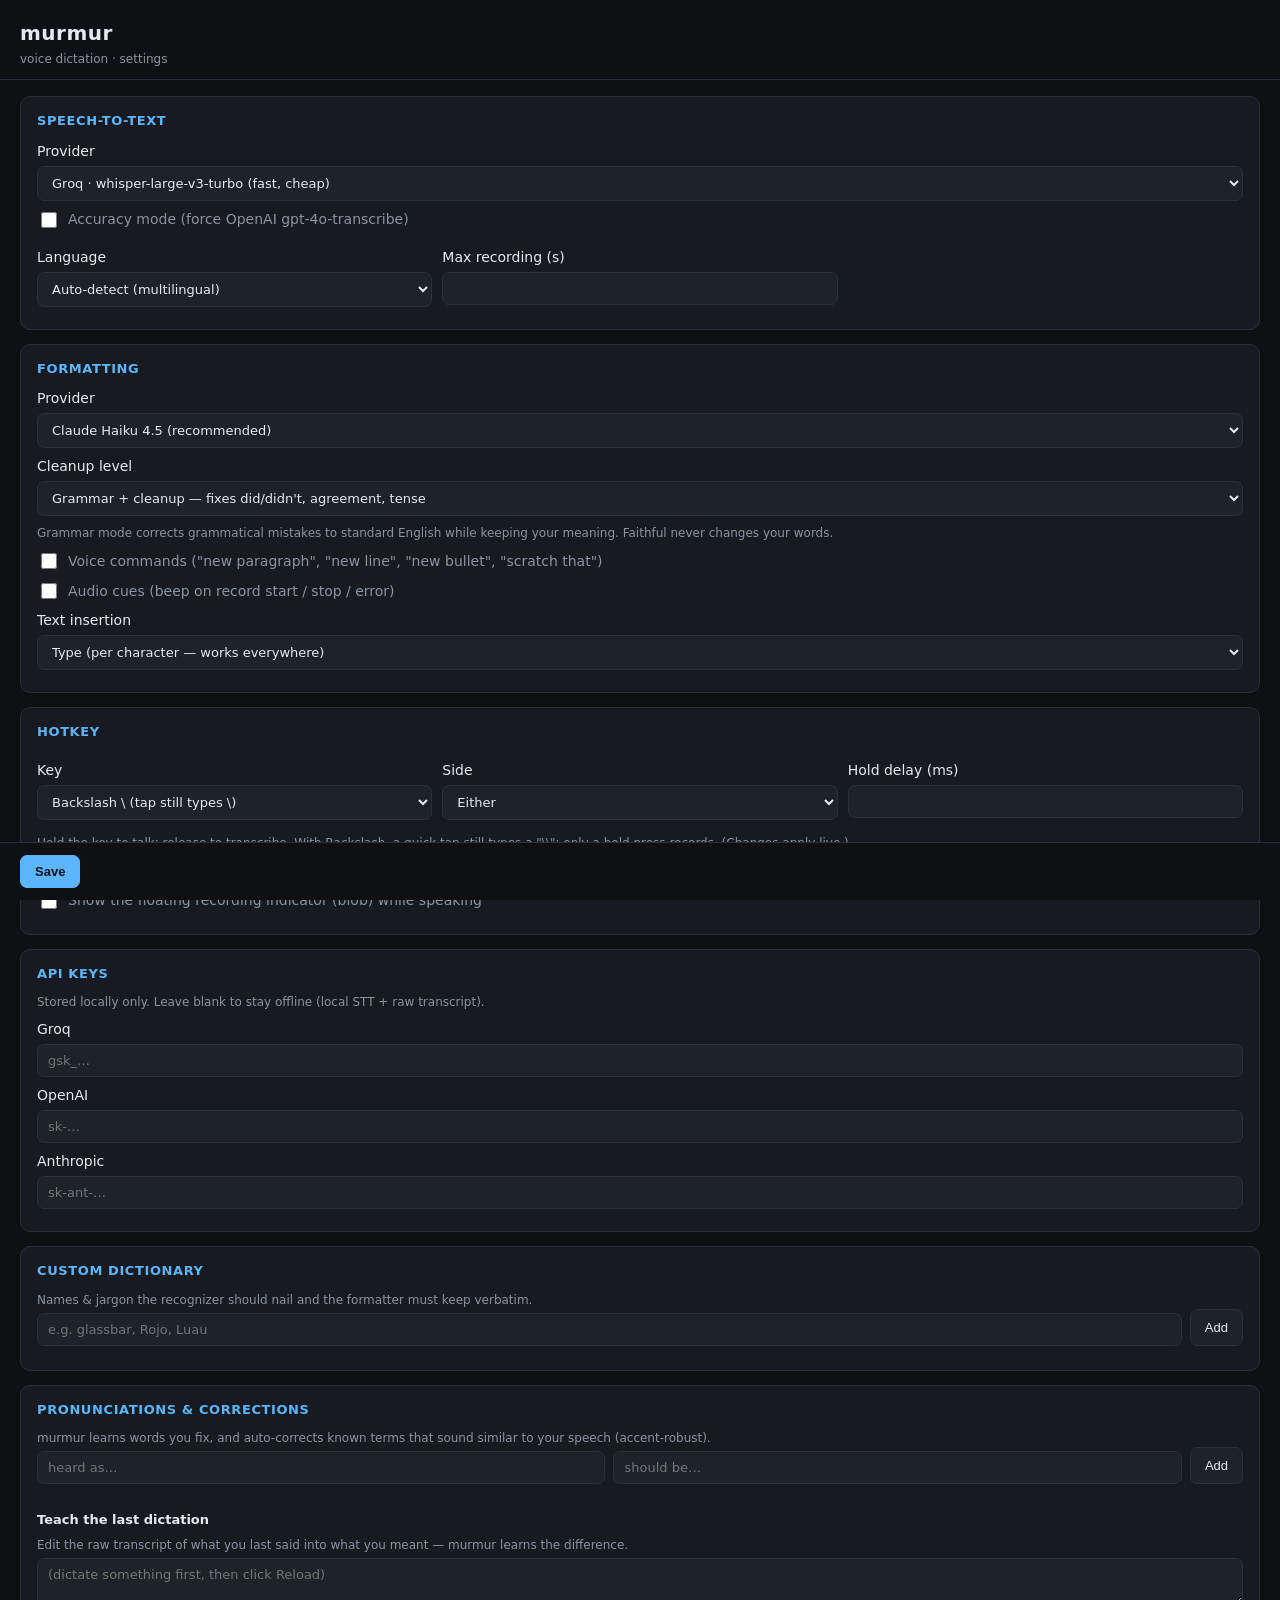
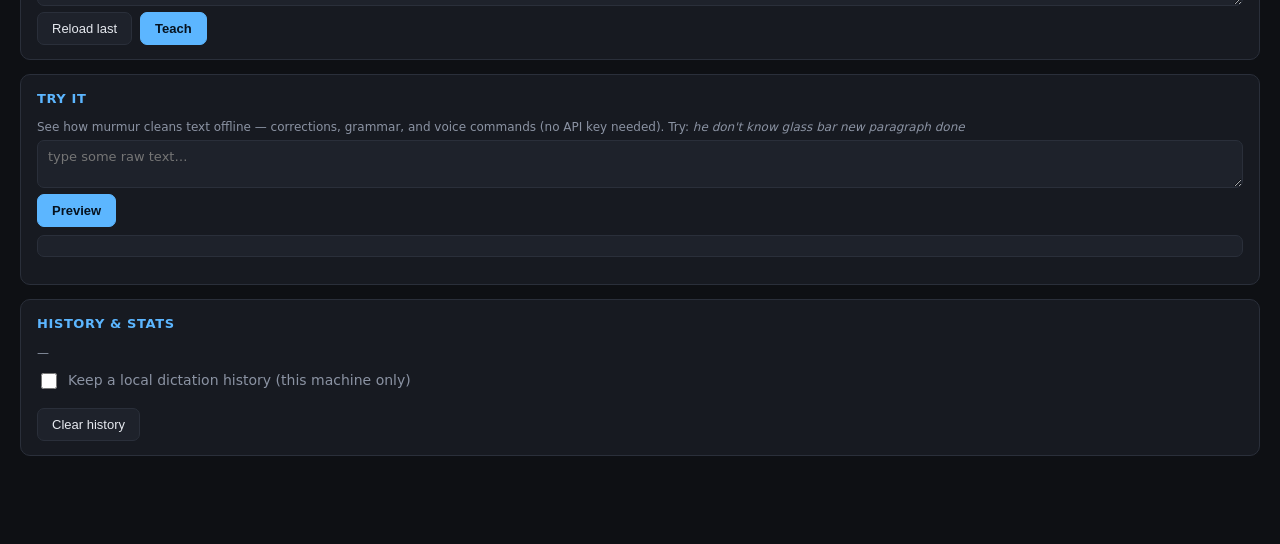
<file: ui/index.html>
<!doctype html>
<html lang="en">
  <head>
    <meta charset="UTF-8" />
    <meta name="viewport" content="width=device-width, initial-scale=1.0" />
    <title>murmur settings</title>
    <link rel="stylesheet" href="style.css" />
  </head>
  <body>
    <header>
      <h1>murmur</h1>
      <span class="sub">voice dictation · settings</span>
    </header>

    <main>
      <div id="offline-banner" class="banner" style="display:none">
        No API keys set — running <b>offline</b> (local transcription, no AI cleanup).
        Add a Groq or Anthropic key below to enable fast cloud STT + grammar/formatting.
      </div>
      <section>
        <h2>Speech-to-text</h2>
        <label>Provider
          <select id="stt-provider">
            <option value="groq">Groq · whisper-large-v3-turbo (fast, cheap)</option>
            <option value="openai">OpenAI · gpt-4o-transcribe</option>
            <option value="gpu">GPU · Whisper large-v3-turbo on your GPU (offline, DirectML)</option>
            <option value="local">Local · faster-whisper (offline, CPU)</option>
          </select>
        </label>
        <label class="row">
          <input type="checkbox" id="accuracy" />
          <span>Accuracy mode (force OpenAI gpt-4o-transcribe)</span>
        </label>
        <div class="grid">
          <label>Language
            <select id="language">
              <option value="auto">Auto-detect (multilingual)</option>
              <option value="en">English</option>
              <option value="sl">Slovenian</option>
              <option value="es">Spanish</option>
              <option value="fr">French</option>
              <option value="de">German</option>
              <option value="it">Italian</option>
              <option value="pt">Portuguese</option>
              <option value="nl">Dutch</option>
              <option value="hr">Croatian</option>
              <option value="sr">Serbian</option>
              <option value="ru">Russian</option>
              <option value="zh">Chinese</option>
              <option value="ja">Japanese</option>
              <option value="ko">Korean</option>
              <option value="hi">Hindi</option>
              <option value="ar">Arabic</option>
            </select>
          </label>
          <label>Max recording (s)
            <input type="number" id="max-rec" min="5" max="600" step="5" />
          </label>
        </div>
      </section>

      <section>
        <h2>Formatting</h2>
        <label>Provider
          <select id="fmt-provider">
            <option value="anthropic">Claude Haiku 4.5 (recommended)</option>
            <option value="groq">Groq (fast mode)</option>
            <option value="cerebras">Cerebras (fastest)</option>
            <option value="off">Off (raw transcript)</option>
          </select>
        </label>
        <label>Cleanup level
          <select id="fmt-mode">
            <option value="grammar">Grammar + cleanup — fixes did/didn't, agreement, tense</option>
            <option value="faithful">Faithful — verbatim, punctuation/fillers only</option>
          </select>
        </label>
        <p class="hint">Grammar mode corrects grammatical mistakes to standard English while keeping your meaning. Faithful never changes your words.</p>
        <label class="row">
          <input type="checkbox" id="voice-commands" />
          <span>Voice commands ("new paragraph", "new line", "new bullet", "scratch that")</span>
        </label>
        <label class="row">
          <input type="checkbox" id="audio-cues" />
          <span>Audio cues (beep on record start / stop / error)</span>
        </label>
        <label>Text insertion
          <select id="inject-mode">
            <option value="type">Type (per character — works everywhere)</option>
            <option value="paste">Paste (clipboard + Ctrl+V — faster, more robust)</option>
          </select>
        </label>
      </section>

      <section>
        <h2>Hotkey</h2>
        <div class="grid">
          <label>Key
            <select id="hotkey-key">
              <option value="backslash">Backslash \ (tap still types \)</option>
              <option value="shift">Shift</option>
              <option value="rctrl">Right Ctrl</option>
              <option value="ralt">Right Alt</option>
              <option value="capslock">Caps Lock</option>
            </select>
          </label>
          <label>Side
            <select id="hotkey-side">
              <option value="either">Either</option>
              <option value="left">Left</option>
              <option value="right">Right</option>
            </select>
          </label>
          <label>Hold delay (ms)
            <input type="number" id="threshold" min="0" max="2000" step="50" />
          </label>
        </div>
        <p class="hint">Hold the key to talk; release to transcribe. With Backslash, a quick tap still types a "\\"; only a held press records. (Changes apply live.)</p>
        <label class="row">
          <input type="checkbox" id="autostart" />
          <span>Start murmur automatically when I log in</span>
        </label>
        <label class="row">
          <input type="checkbox" id="overlay" />
          <span>Show the floating recording indicator (blob) while speaking</span>
        </label>
      </section>

      <section>
        <h2>API keys</h2>
        <p class="hint">Stored locally only. Leave blank to stay offline (local STT + raw transcript).</p>
        <label>Groq <input type="password" id="k-groq" placeholder="gsk_…" /></label>
        <label>OpenAI <input type="password" id="k-openai" placeholder="sk-…" /></label>
        <label>Anthropic <input type="password" id="k-anthropic" placeholder="sk-ant-…" /></label>
      </section>

      <section>
        <h2>Custom dictionary</h2>
        <p class="hint">Names &amp; jargon the recognizer should nail and the formatter must keep verbatim.</p>
        <div class="addrow">
          <input type="text" id="new-term" placeholder="e.g. glassbar, Rojo, Luau" />
          <button id="add-term">Add</button>
        </div>
        <ul id="dict"></ul>
      </section>

      <section>
        <h2>Pronunciations &amp; corrections</h2>
        <p class="hint">murmur learns words you fix, and auto-corrects known terms that sound similar to your speech (accent-robust).</p>
        <div class="addrow">
          <input type="text" id="corr-wrong" placeholder="heard as…" />
          <input type="text" id="corr-right" placeholder="should be…" />
          <button id="add-corr">Add</button>
        </div>
        <ul id="corrections"></ul>

        <h3 class="sub-h">Teach the last dictation</h3>
        <p class="hint">Edit the raw transcript of what you last said into what you meant — murmur learns the difference.</p>
        <textarea id="teach-box" rows="2" placeholder="(dictate something first, then click Reload)"></textarea>
        <div class="addrow">
          <button id="teach-reload">Reload last</button>
          <button id="teach-save" class="primary">Teach</button>
        </div>
      </section>

      <section>
        <h2>Try it</h2>
        <p class="hint">See how murmur cleans text offline — corrections, grammar, and voice commands (no API key needed). Try: <em>he don't know glass bar new paragraph done</em></p>
        <textarea id="preview-in" rows="2" placeholder="type some raw text…"></textarea>
        <div class="addrow"><button id="preview-run" class="primary">Preview</button></div>
        <pre id="preview-out" class="preview-out"></pre>
      </section>

      <section>
        <h2>History &amp; stats</h2>
        <p id="stats-line" class="hint">—</p>
        <label class="row">
          <input type="checkbox" id="save-history" />
          <span>Keep a local dictation history (this machine only)</span>
        </label>
        <ul id="history"></ul>
        <button id="clear-history">Clear history</button>
      </section>
    </main>

    <footer>
      <button id="save" class="primary">Save</button>
      <span id="status"></span>
    </footer>

    <script src="main.js"></script>
  </body>
</html>
</file>
<file: ui/style.css>
:root {
  --bg: #0e1014;
  --panel: #171a21;
  --panel-2: #1e222b;
  --text: #e6e9ef;
  --muted: #8b93a3;
  --accent: #5cb6ff;
  --border: #2a2f3a;
}

* { box-sizing: border-box; }

html, body {
  margin: 0;
  background: var(--bg);
  color: var(--text);
  font: 14px/1.5 "Segoe UI", system-ui, sans-serif;
}

header {
  padding: 18px 20px 10px;
  border-bottom: 1px solid var(--border);
}
header h1 { margin: 0; font-size: 20px; letter-spacing: 0.5px; }
header .sub { color: var(--muted); font-size: 12px; }

main { padding: 16px 20px; }

.banner {
  background: #2a1f12; border: 1px solid #6b4f1f; color: #e7c87a;
  border-radius: 8px; padding: 10px 12px; margin-bottom: 14px; font-size: 13px; line-height: 1.45;
}
.banner b { color: #ffd479; }

section {
  background: var(--panel);
  border: 1px solid var(--border);
  border-radius: 10px;
  padding: 14px 16px;
  margin-bottom: 14px;
}
section h2 { margin: 0 0 10px; font-size: 13px; text-transform: uppercase; letter-spacing: 0.6px; color: var(--accent); }

label { display: block; margin: 8px 0; color: var(--text); }
label.row { display: flex; align-items: center; gap: 8px; }
label.row span { color: var(--muted); }

select, input[type="text"], input[type="password"], input[type="number"], textarea {
  width: 100%;
  margin-top: 4px;
  padding: 8px 10px;
  background: var(--panel-2);
  border: 1px solid var(--border);
  border-radius: 7px;
  color: var(--text);
  font-size: 13px;
  font-family: inherit;
  resize: vertical;
}
.sub-h { font-size: 13px; margin: 16px 0 4px; color: var(--text); }
ul#corrections { list-style: none; padding: 0; margin: 10px 0; display: flex; flex-direction: column; gap: 6px; }
ul#corrections li {
  display: flex; align-items: center; gap: 8px; justify-content: space-between;
  background: var(--panel-2); border: 1px solid var(--border);
  border-radius: 7px; padding: 6px 10px; font-size: 13px;
}
ul#corrections .pair { color: var(--text); }
ul#corrections .pair b { color: var(--accent); font-weight: 600; }
ul#corrections .cnt { color: var(--muted); font-size: 11px; }
ul#corrections button {
  border: none; background: transparent; color: var(--muted);
  cursor: pointer; font-size: 16px; padding: 0 2px;
}
ul#corrections button:hover { color: #ff6b6b; }

ul#history { list-style: none; padding: 0; margin: 8px 0; display: flex; flex-direction: column; gap: 4px; max-height: 180px; overflow-y: auto; }
ul#history li.hist { background: var(--panel-2); border: 1px solid var(--border); border-radius: 6px; padding: 6px 10px; font-size: 12px; color: var(--muted); }

.preview-out { background: var(--panel-2); border: 1px solid var(--border); border-radius: 7px; padding: 10px; margin-top: 8px; min-height: 20px; white-space: pre-wrap; word-break: break-word; color: var(--accent); font-size: 13px; font-family: inherit; }
input[type="checkbox"] { width: 16px; height: 16px; accent-color: var(--accent); }

.grid { display: grid; grid-template-columns: 1fr 1fr 1fr; gap: 10px; }
.hint { color: var(--muted); font-size: 12px; margin: 6px 0 0; }

.addrow { display: flex; gap: 8px; }
.addrow input { flex: 1; }

ul#dict { list-style: none; padding: 0; margin: 10px 0 0; display: flex; flex-wrap: wrap; gap: 6px; }
ul#dict li {
  display: flex; align-items: center; gap: 6px;
  background: var(--panel-2); border: 1px solid var(--border);
  border-radius: 999px; padding: 4px 6px 4px 12px; font-size: 13px;
}
ul#dict li button {
  border: none; background: transparent; color: var(--muted);
  cursor: pointer; font-size: 15px; line-height: 1; padding: 0 2px;
}
ul#dict li button:hover { color: #ff6b6b; }

button {
  padding: 8px 14px; border-radius: 7px; border: 1px solid var(--border);
  background: var(--panel-2); color: var(--text); cursor: pointer; font-size: 13px;
}
button:hover { border-color: var(--accent); }
button.primary { background: var(--accent); color: #06121f; border-color: var(--accent); font-weight: 600; }

footer {
  position: sticky; bottom: 0;
  display: flex; align-items: center; gap: 12px;
  padding: 12px 20px; border-top: 1px solid var(--border); background: var(--bg);
}
#status { color: #5ad18a; font-size: 13px; }
</file>
